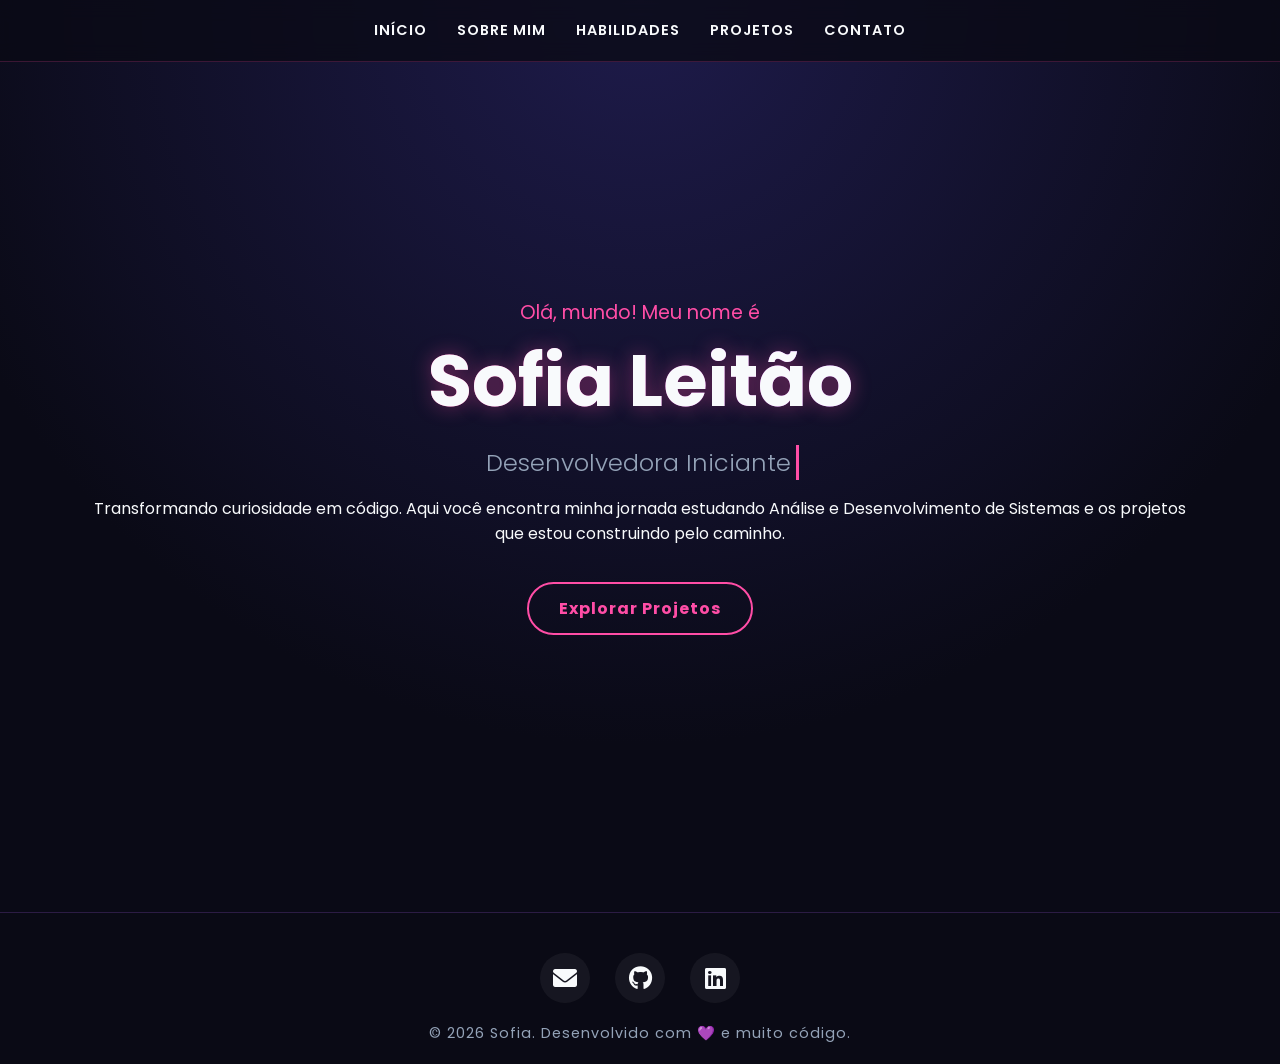
<file: index.html>
<!DOCTYPE html>
<html lang="pt_BR">
    <head>
        <meta charset="UTF-8">
        <meta name="viewport" content="width=device-width, initial-scale=1.0">
        <title>Sofia | Portfólio</title>
        <link rel="stylesheet" href="style.css">
        <link rel="stylesheet" href="https://cdnjs.cloudflare.com/ajax/libs/font-awesome/6.0.0/css/all.min.css">

    </head>
        <body>
            <nav>
                <a href="index.html">Início</a>
                <a href="sobre.html">Sobre mim</a>
                <a href="habilidades.html">Habilidades</a>
                <a href="projetos.html">Projetos</a>
                <a href="contato.html">Contato</a>
            </nav>

            <section id="inicio" class="hero">
                <h3 class="saudacao">Olá, mundo! Meu nome é</h3>
                <h1 class="nome-destaque">Sofia Leitão</h1>
                <h2 class="cargo digitando">Desenvolvedora Iniciante</h2>
                <p class="resumo">
                    Transformando curiosidade em código. Aqui você encontra minha jornada estudando Análise e Desenvolvimento de Sistemas e os projetos que estou construindo pelo caminho.
                </p>
                <div class="botoes" style="margin-top: 20px;">
                    <a href="projetos.html" class="btn-neon">Explorar Projetos</a>
                </div>
            </section>
                <footer>
                    <div class="footer-content">
                        <div class="social-links">
                            <a href="mailto:s.leitaoazevedo@gmail.com" target="_blank" title="Enviar E-mail">
                                <i class="fas fa-envelope"></i>
                            </a>
                            <a href="https://github.com/sofia-azeved0" target="_blank" title="Meu GitHub">
                                <i class="fab fa-github"></i>
                            </a>
                            <a href="https://www.linkedin.com/in/sofialeitaodeazevedo/" target="_blank" title="Meu LinkedIn">
                                <i class="fab fa-linkedin"></i>
                            </a>
                        </div>
                        <p>&copy; 2026 Sofia. Desenvolvido com 💜 e muito código.</p>
                    </div>
                </footer>
        </body>
    </head>
</html>
</file>
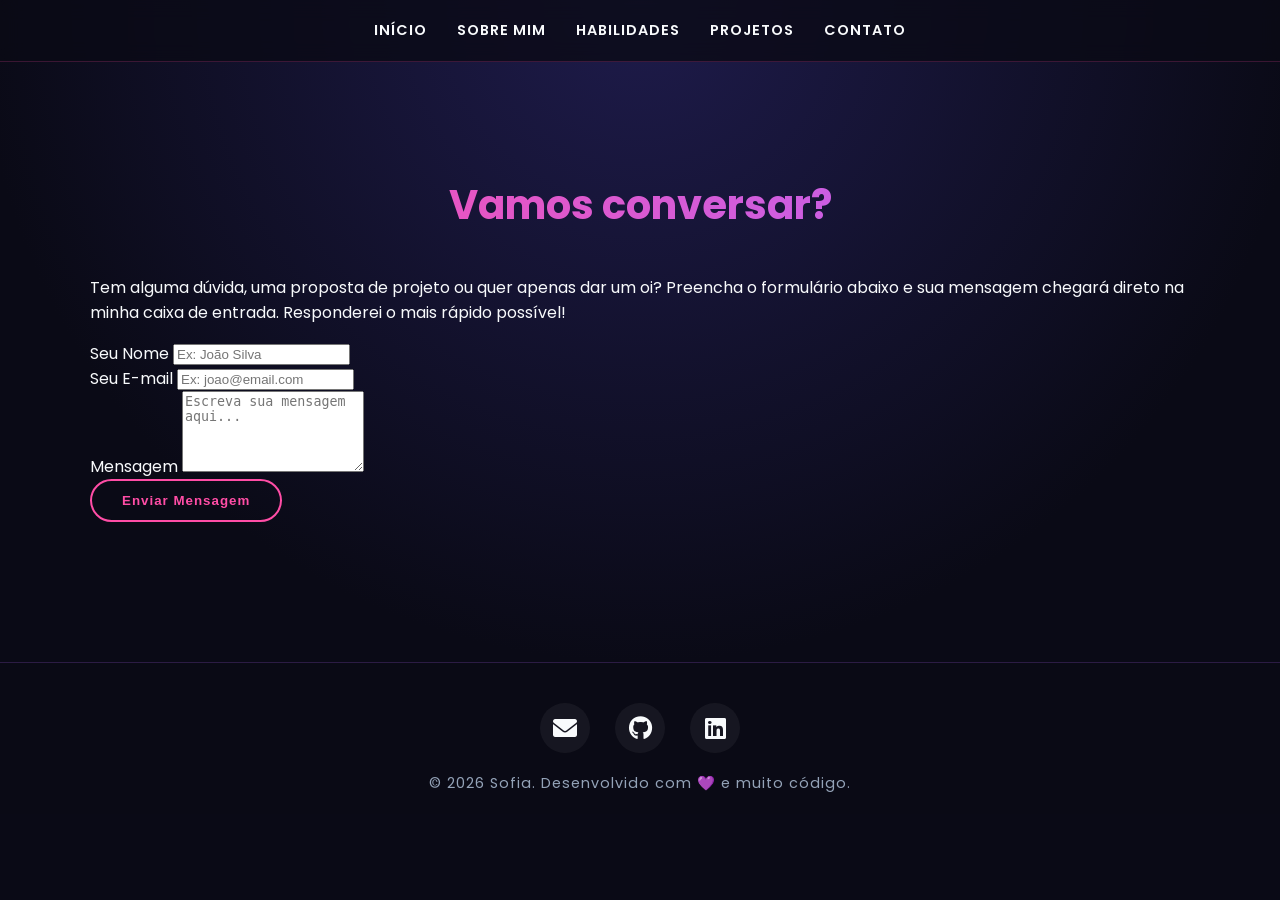
<file: contato.html>
<!DOCTYPE html>
<html lang="pt_BR">
    <head>
        <meta charset="UTF-8">
        <meta name="viewport" content="width=device-width, initial-scale=1.0">
        <title>Sofia | Contato</title>
        <link rel="stylesheet" href="style.css">
        <link rel="stylesheet" href="https://cdnjs.cloudflare.com/ajax/libs/font-awesome/6.0.0/css/all.min.css">
    </head>
    <body>
        <nav>
            <a href="index.html">Início</a>
            <a href="sobre.html">Sobre mim</a>
            <a href="habilidades.html">Habilidades</a>
            <a href="projetos.html">Projetos</a>
            <a href="contato.html">Contato</a>
        </nav>
        <section class="pagina-contato">
            <h1>Vamos conversar?</h1>
            <p class="subtitulo-contato">
                Tem alguma dúvida, uma proposta de projeto ou quer apenas dar um oi? Preencha o formulário abaixo e sua mensagem chegará direto na minha caixa de entrada. Responderei o mais rápido possível!
            </p>
            <form action="https://portifolio-sofia.onrender.com/enviar" method="POST" class="form-centralizado">
                <div class="input-group">
                    <label for="nome">Seu Nome</label>
                    <input type="text" id="nome" name="nome" placeholder="Ex: João Silva" required>
                </div>
                <div class="input-group">
                    <label for="email">Seu E-mail</label>
                    <input type="email" id="email" name="email" placeholder="Ex: joao@email.com" required>
                </div>
                <div class="input-group">
                    <label for="mensagem">Mensagem</label>
                    <textarea id="mensagem" name="mensagem" rows="5" placeholder="Escreva sua mensagem aqui..." required></textarea>
                </div>
                <button type="submit" class="btn-neon">Enviar Mensagem</button>
            </form>
        </section>
        <footer>
            <div class="footer-content">
                <div class="social-links">
                    <a href="mailto:s.leitaoazevedo@gmail.com" target="_blank" title="Enviar E-mail">
                        <i class="fas fa-envelope"></i>
                    </a>
                    <a href="https://github.com/sofia-azeved0" target="_blank" title="Meu GitHub">
                        <i class="fab fa-github"></i>
                    </a>
                    <a href="https://www.linkedin.com/in/sofialeitaodeazevedo/" target="_blank" title="Meu LinkedIn">
                        <i class="fab fa-linkedin"></i>
                    </a>
                </div>
                <p>&copy; 2026 Sofia. Desenvolvido com 💜 e muito código.</p>
            </div>
        </footer>
            <script>
                window.addEventListener('pageshow', function() {
                document.querySelector('.form-centralizado').reset();
                });
            </script>
    </body>
</html>
</file>
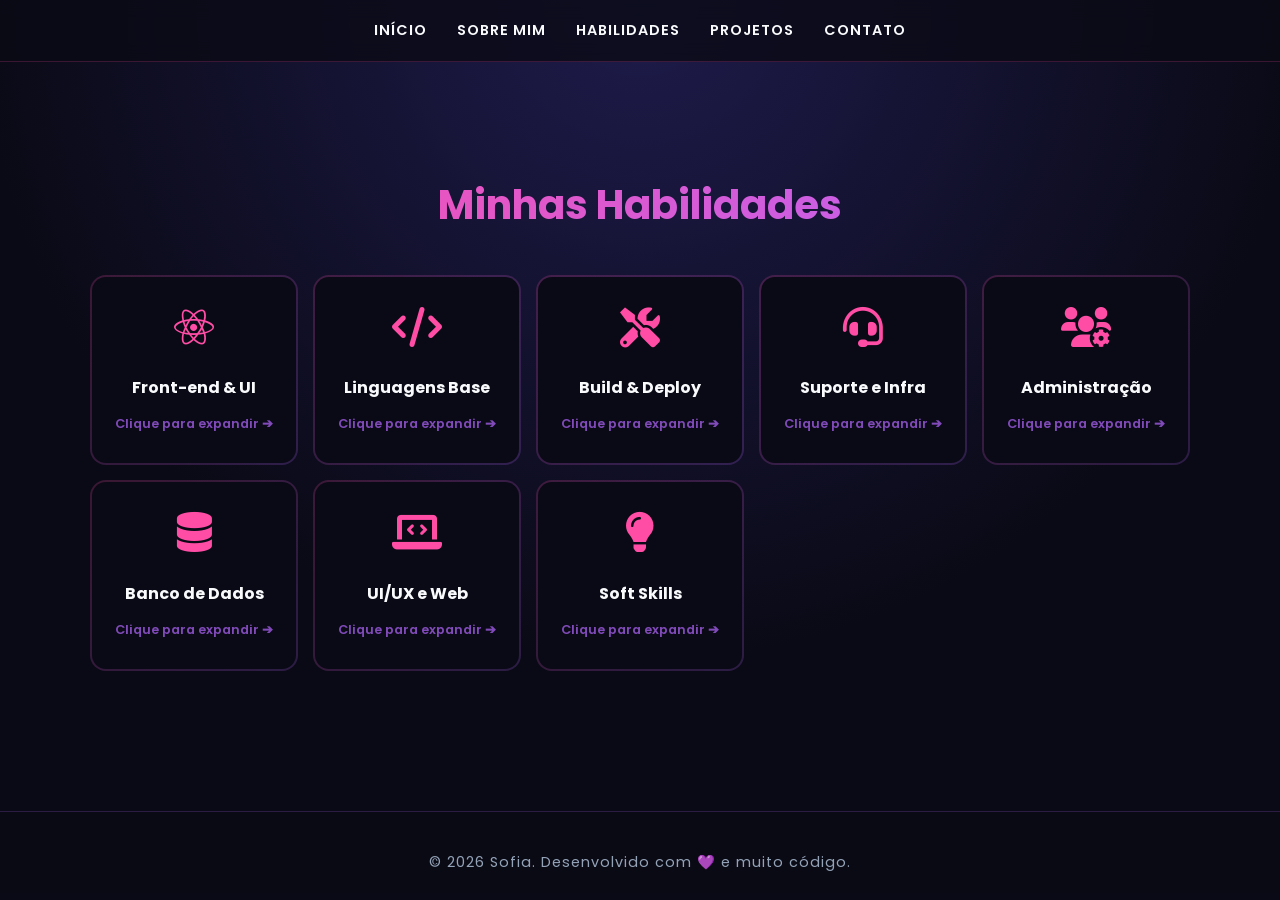
<file: habilidades.html>
<!DOCTYPE html>
<html lang="pt-BR">
<head>
    <meta charset="UTF-8">
    <meta name="viewport" content="width=device-width, initial-scale=1.0">
    <title>Habilidades | Sofia</title>
    <link rel="stylesheet" href="style.css">
    <link rel="stylesheet" href="https://cdnjs.cloudflare.com/ajax/libs/font-awesome/6.0.0/css/all.min.css">
</head>
<body>
    <nav>
        <a href="index.html">Início</a>
        <a href="sobre.html">Sobre mim</a>
        <a href="habilidades.html">Habilidades</a>
        <a href="projetos.html">Projetos</a>
        <a href="contato.html">Contato</a>
    </nav>

    <section class="habilidades">
        <h1>Minhas Habilidades</h1>

        <div id="menu-cards" class="cards-menu">
            
            <div class="card-wrapper card-clicavel" onclick="mostrarDetalhes('front')">
                <div class="card">
                    <i class="fab fa-react icone-grande"></i>
                    <h2>Front-end & UI</h2>
                    <span class="dica-clique">Clique para expandir ➔</span>
                </div>
            </div>

            <div class="card-wrapper card-clicavel" onclick="mostrarDetalhes('linguagens')">
                <div class="card">
                    <i class="fas fa-code icone-grande"></i>
                    <h2>Linguagens Base</h2>
                    <span class="dica-clique">Clique para expandir ➔</span>
                </div>
            </div>

            <div class="card-wrapper card-clicavel" onclick="mostrarDetalhes('ferramentas')">
                <div class="card">
                    <i class="fas fa-tools icone-grande"></i>
                    <h2>Build & Deploy</h2>
                    <span class="dica-clique">Clique para expandir ➔</span>
                </div>
            </div>

            <div class="card-wrapper card-clicavel" onclick="mostrarDetalhes('infra')">
                <div class="card">
                    <i class="fas fa-headset icone-grande"></i>
                    <h2>Suporte e Infra</h2>
                    <span class="dica-clique">Clique para expandir ➔</span>
                </div>
            </div>

            <div class="card-wrapper card-clicavel" onclick="mostrarDetalhes('admin')">
                <div class="card">
                    <i class="fas fa-users-cog icone-grande"></i>
                    <h2>Administração</h2>
                    <span class="dica-clique">Clique para expandir ➔</span>
                </div>
            </div>

            <div class="card-wrapper card-clicavel" onclick="mostrarDetalhes('bd')">
                <div class="card">
                    <i class="fas fa-database icone-grande"></i>
                    <h2>Banco de Dados</h2>
                    <span class="dica-clique">Clique para expandir ➔</span>
                </div>
            </div>

            <div class="card-wrapper card-clicavel" onclick="mostrarDetalhes('uiux')">
                <div class="card">
                    <i class="fas fa-laptop-code icone-grande"></i>
                    <h2>UI/UX e Web</h2>
                    <span class="dica-clique">Clique para expandir ➔</span>
                </div>
            </div>

            <div class="card-wrapper card-clicavel" onclick="mostrarDetalhes('soft')">
                <div class="card">
                    <i class="fas fa-lightbulb icone-grande"></i>
                    <h2>Soft Skills</h2>
                    <span class="dica-clique">Clique para expandir ➔</span>
                </div>
            </div>

        </div>

        <div id="area-detalhes" class="oculto">
            
            <button class="btn-voltar" onclick="voltarMenu()">
                <i class="fas fa-arrow-left"></i> Voltar para Habilidades
            </button>

            <div id="detalhe-front" class="card-detalhe oculto">
                <div class="card-wrapper">
                    <div class="card">
                        <h2>Ecossistema Front-end & UI</h2>
                        <ul>
                            <li><strong>React & Vite:</strong> Construção de interfaces dinâmicas, componentização e uso de ferramentas de build de alta velocidade.</li><br>
                            <li><strong>Tailwind CSS & Shadcn/UI:</strong> Estilização moderna baseada em classes utilitárias e componentes prontos.</li><br>
                            <li><strong>React Router Dom:</strong> Gerenciamento de rotas dinâmicas, permitindo navegação sem recarregar o navegador.</li><br>
                            <li><strong>Bibliotecas de Interface:</strong> Experiência com Lucide React (ícones vetoriais) e Sonner (notificações em tela).</li>
                        </ul>
                    </div>
                </div>
            </div>

            <div id="detalhe-linguagens" class="card-detalhe oculto">
                <div class="card-wrapper">
                    <div class="card">
                        <h2>Linguagens de Programação e Marcação</h2>
                        <ul>
                            <li><strong>Python:</strong> Fundamentos sólidos em lógica de programação. Capacidade de criar scripts básicos para automação e desenvolver servidores backend simples (como a API de e-mail deste portfólio).</li><br>
                            <li><strong>TypeScript (TSX):</strong> Experiência prática inicial na estruturação de interfaces com React, utilizando tipagem básica para entender como prevenir bugs e organizar melhor o código.</li><br>
                            <li><strong>HTML5 & CSS3:</strong> Compreensão prática de marcação estruturada e estilização visual. Capaz de construir layouts responsivos e aplicar designs modernos do zero.</li><br>
                            <li><strong>JSON:</strong> Familiaridade com o formato para leitura de dados e configurações básicas de ambiente de projetos (como em arquivos package.json e vercel.json).</li>
                        </ul>
                    </div>
                </div>
            </div>

            <div id="detalhe-ferramentas" class="card-detalhe oculto">
                <div class="card-wrapper">
                    <div class="card">
                        <h2>Ambiente, Build & Deploy</h2>
                        <ul>
                            <li><strong>Node.js:</strong> Experiência no uso do ambiente de execução e gerenciamento de pacotes (npm) para instalar e rodar bibliotecas.</li><br>
                            <li><strong>Vercel CLI:</strong> Experiência prática em deploy de aplicações na nuvem e configuração de rotas via linha de comando.</li><br>
                            <li><strong>Git e GitHub:</strong> Controle de versão para salvar projetos e organizar repositórios de código.</li>
                        </ul>
                    </div>
                </div>
            </div>

            <div id="detalhe-infra" class="card-detalhe oculto">
                <div class="card-wrapper">
                    <div class="card">
                        <h2>Suporte e Infraestrutura</h2>
                        <ul>
                            <li><strong>Manutenção de Computadores:</strong> Experiência prática em montagem, diagnóstico e manutenção preventiva de hardware (limpeza, troca de pasta térmica, fontes e memórias). Formatação e configuração de sistemas Windows 10 e distribuições Linux (Xubuntu).</li><br>
                            <li><strong>Suporte Técnico (N1/N2):</strong> Resolução de incidentes de TI, auxiliando usuários na instalação de impressoras em rede, configuração de certificados digitais, problemas em navegadores e instalação de softwares.</li><br>
                            <li><strong>Gestão de Chamados:</strong> Utilização do sistema GLPI para administrar a abertura, acompanhamento e fechamento de chamados técnicos.</li>
                        </ul>
                    </div>
                </div>
            </div>

            <div id="detalhe-admin" class="card-detalhe oculto">
                <div class="card-wrapper">
                    <div class="card">
                        <h2>Administração de Sistemas</h2>
                        <ul>
                            <li><strong>Microsoft 365 Admin Center:</strong> Gerenciamento de ambiente corporativo, criação de usuários, atribuição de licenças, configuração de caixas de correio compartilhadas e criação de listas de distribuição.</li><br>
                            <li><strong>Active Directory:</strong> Administração de identidades e acessos. Criação de novos usuários baseados em perfis espelhos (políticas de grupos) e desativação segura de contas inativas.</li>
                        </ul>
                    </div>
                </div>
            </div>

            <div id="detalhe-bd" class="card-detalhe oculto">
                <div class="card-wrapper">
                    <div class="card">
                        <h2>Banco de Dados</h2>
                        <ul>
                            <li><strong>Modelagem e Estruturação (MySQL):</strong> Conhecimento prático na criação de bancos de dados relacionais para projetos acadêmicos e ferramentas internas. Experiência na elaboração de Minimundo, Modelagem Entidade-Relacionamento (MER) e Modelagem Relacional (MR).</li><br>
                            <li><strong>Desenvolvimento SQL:</strong> Capacidade de criar scripts DDL para estruturação de tabelas e DML para inserção e manipulação de dados. Conhecimento aplicado na extração de informações utilizando <code>JOINs</code>, <code>Subselects</code> e <code>Views</code>.</li><br>
                            <li><strong>Regras de Negócio:</strong> Compreensão e aplicação inicial de <code>Procedures</code>, <code>Functions</code> e <code>Triggers</code> para automatizar rotinas e manter a integridade dos dados.</li>
                        </ul>
                    </div>
                </div>
            </div>

            <div id="detalhe-uiux" class="card-detalhe oculto">
                <div class="card-wrapper">
                    <div class="card">
                        <h2>UI/UX e Comunicação</h2>
                        <ul>
                            <li><strong>Prototipação (Figma):</strong> Criação de interfaces de usuário (UI) e protótipos navegáveis para estruturar a experiência do usuário (UX) antes do desenvolvimento do código.</li><br>
                            <li><strong>Marketing Digital Corporativo:</strong> Criação de materiais gráficos e identidade visual utilizando Canva para redes sociais. Utilização de Inteligência Artificial (Prompt Engineering) para auxiliar no copywriting.</li>
                        </ul>
                    </div>
                </div>
            </div>

            <div id="detalhe-soft" class="card-detalhe oculto">
                <div class="card-wrapper">
                    <div class="card">
                        <h2>Competências Profissionais</h2>
                        <ul>
                            <li><strong>Oratória e Apresentação Executiva:</strong> Responsável oficial por conduzir os pitches e defesas de todos os projetos acadêmicos e integradores (Viva+, MedCiclo, Sprig, Portal SENAC). Excelente capacidade de traduzir o lado técnico do código em valor de negócio para bancas avaliadoras e clientes.</li><br>
                            <li><strong>Liderança e Trabalho em Equipe:</strong> Experiência na liderança e engajamento de equipes (ex: gestão de um squad de 10 pessoas na Residência Tecnológica do Porto Digital), promovendo a colaboração mútua.</li><br>
                            <li><strong>Resolução de Problemas:</strong> Capacidade de analisar cenários complexos e propor soluções eficientes para incidentes e otimização de processos, aliando visão de desenvolvimento e infraestrutura.</li>
                        </ul>
                    </div>
                </div>
            </div>

        </div>
    </section>

    <footer>
        <div class="footer-content">
            <p>&copy; 2026 Sofia. Desenvolvido com 💜 e muito código.</p>
        </div>
    </footer>

    <script>
        function mostrarDetalhes(idCategoria) {
            document.getElementById('menu-cards').classList.add('oculto');
            document.getElementById('area-detalhes').classList.remove('oculto');
            
            let todosDetalhes = document.querySelectorAll('.card-detalhe');
            todosDetalhes.forEach(detalhe => detalhe.classList.add('oculto'));
            
            document.getElementById('detalhe-' + idCategoria).classList.remove('oculto');
        }

        function voltarMenu() {
            document.getElementById('area-detalhes').classList.add('oculto');
            document.getElementById('menu-cards').classList.remove('oculto');
        }
    </script>
</body>
</html>
</file>
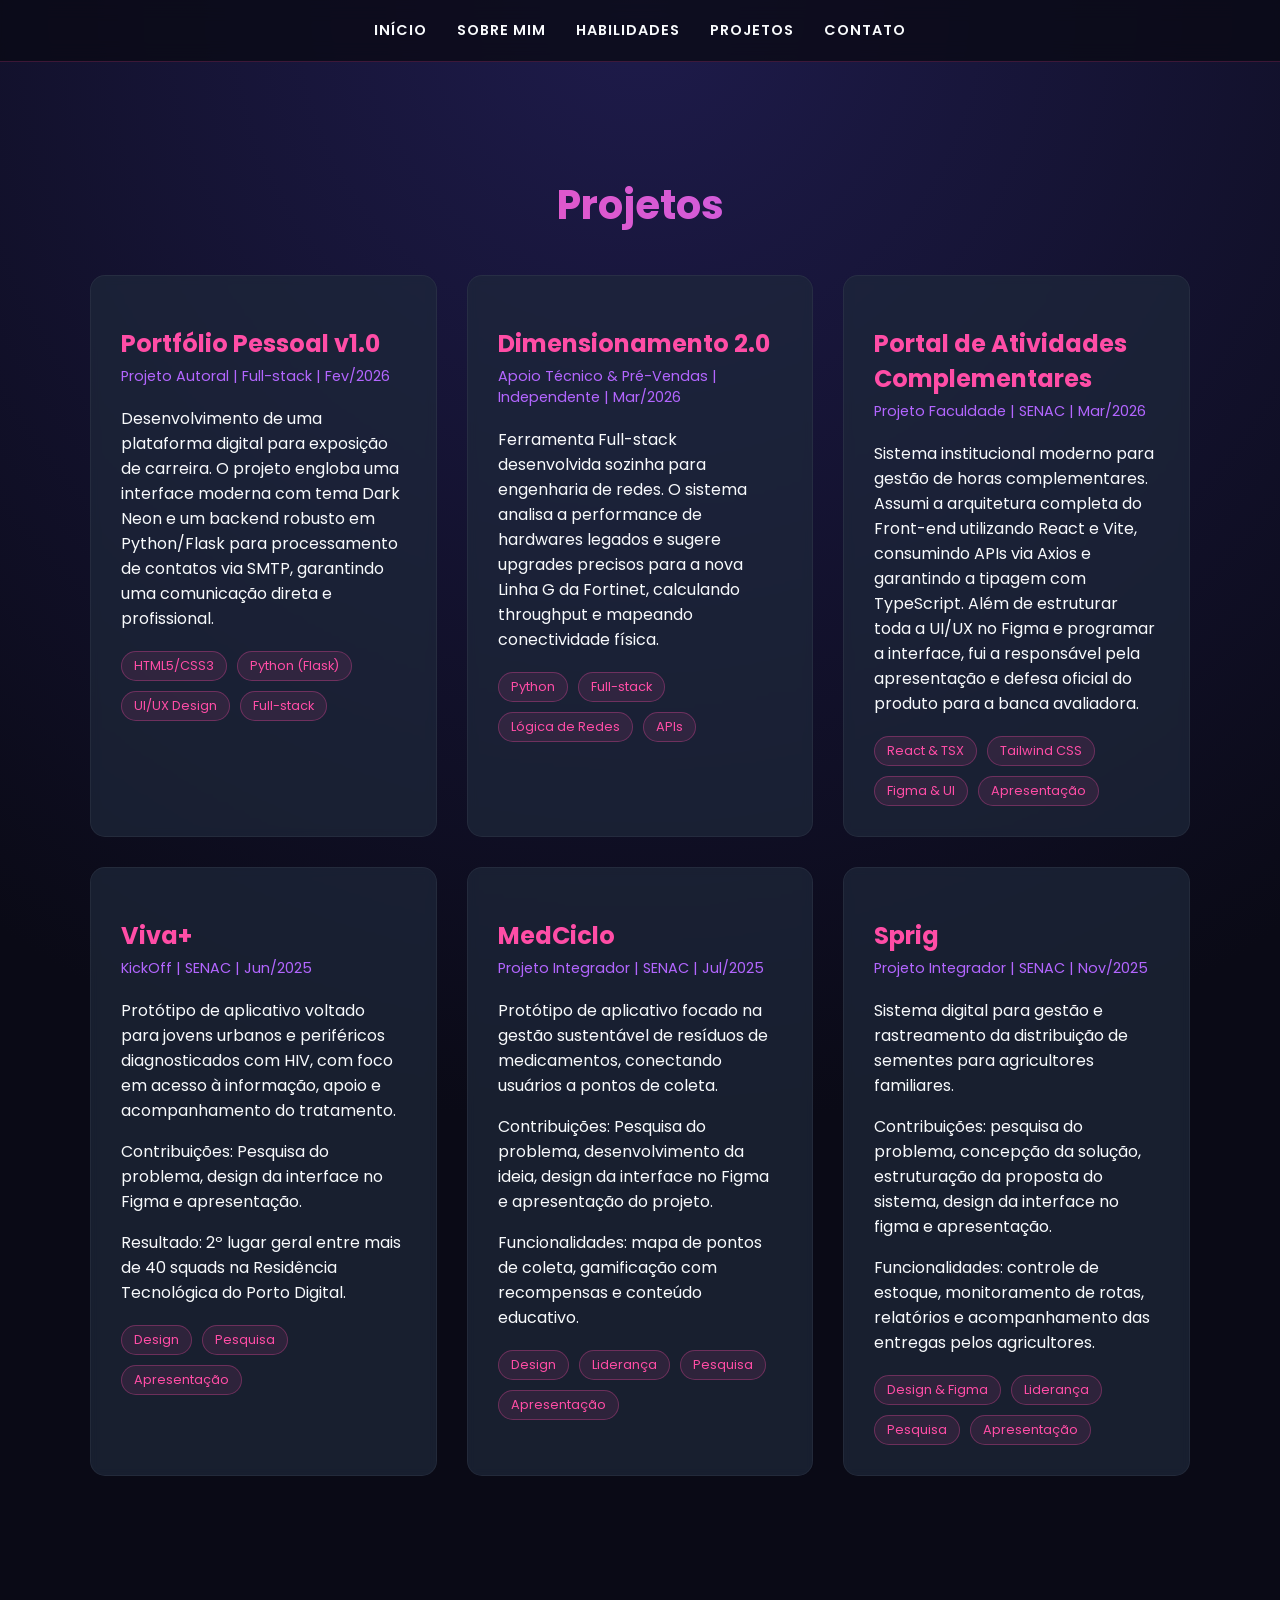
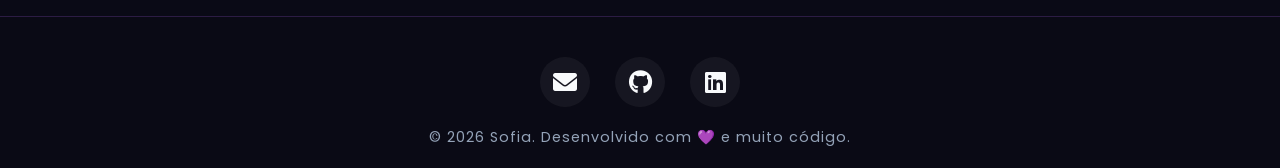
<file: projetos.html>
<!DOCTYPE html>
<html lang="pt-BR">
    <head>
        <meta charset="UTF-8">
        <meta name="viewport" content="width=device-width, initial-scale=1.0">
        <title>Projetos</title>
        <link rel="stylesheet" href="style.css">
        <link rel="stylesheet" href="https://cdnjs.cloudflare.com/ajax/libs/font-awesome/6.0.0/css/all.min.css">
    </head>

    <body>
        <nav>
            <a href="index.html">Início</a>
            <a href="sobre.html">Sobre mim</a>
            <a href="habilidades.html">Habilidades</a>
            <a href="projetos.html">Projetos</a>
            <a href="contato.html">Contato</a>
        </nav>

        <section class="projetos">
            <h1>Projetos</h1>
            <div class="projetos-grid">

                <div class="projeto-card">
                    <h2>Portfólio Pessoal v1.0</h2>
                    <h4>Projeto Autoral | Full-stack | Fev/2026</h4>
                    <p>
                        Desenvolvimento de uma plataforma digital para exposição de carreira. O projeto engloba uma interface moderna com tema Dark Neon e um backend robusto em Python/Flask para processamento de contatos via SMTP, garantindo uma comunicação direta e profissional.
                    </p>
                    <div class="tags">
                        <span class="tag">HTML5/CSS3</span>
                        <span class="tag">Python (Flask)</span>
                        <span class="tag">UI/UX Design</span>
                        <span class="tag">Full-stack</span>
                    </div>
                </div>

                <div class="projeto-card">
                    <h2>Dimensionamento 2.0</h2>
                    <h4>Apoio Técnico & Pré-Vendas | Independente | Mar/2026</h4>
                    <p>
                        Ferramenta Full-stack desenvolvida sozinha para engenharia de redes. O sistema analisa a performance de hardwares legados e sugere upgrades precisos para a nova Linha G da Fortinet, calculando throughput e mapeando conectividade física.
                    </p>
                    <div class="tags">
                        <span class="tag">Python</span>
                        <span class="tag">Full-stack</span>
                        <span class="tag">Lógica de Redes</span>
                        <span class="tag">APIs</span>
                    </div>
                </div>

                <div class="projeto-card">
                    <h2>Portal de Atividades Complementares</h2>
                    <h4>Projeto Faculdade | SENAC | Mar/2026</h4>
                    <p>
                        Sistema institucional moderno para gestão de horas complementares. Assumi a arquitetura completa do Front-end utilizando React e Vite, consumindo APIs via Axios e garantindo a tipagem com TypeScript. Além de estruturar toda a UI/UX no Figma e programar a interface, fui a responsável pela apresentação e defesa oficial do produto para a banca avaliadora.
                    </p>
                    <div class="tags">
                        <span class="tag">React & TSX</span>
                        <span class="tag">Tailwind CSS</span>
                        <span class="tag">Figma & UI</span>
                        <span class="tag">Apresentação</span>
                    </div>
                </div>

                <div class="projeto-card">
                    <h2>Viva+</h2>
                    <h4>KickOff | SENAC | Jun/2025</h4>
                    <p>
                    Protótipo de aplicativo voltado para jovens urbanos e periféricos diagnosticados com HIV,
                    com foco em acesso à informação, apoio e acompanhamento do tratamento.
                    </p>
                    <p>
                    Contribuições: Pesquisa do problema,
                    design da interface no Figma e apresentação.
                    </p>
                    <p class="resultado">
                    Resultado: 2º lugar geral entre mais de 40 squads na Residência Tecnológica do Porto Digital.
                    </p>
                    <div class="tags">
                        <span class="tag">Design</span>
                        <span class="tag">Pesquisa</span>
                        <span class="tag">Apresentação</span>
                    </div>
                </div>

                <div class="projeto-card">
                    <h2>MedCiclo</h2>
                    <h4>Projeto Integrador | SENAC | Jul/2025</h4>
                    <p>
                    Protótipo de aplicativo focado na gestão sustentável de resíduos de medicamentos,
                    conectando usuários a pontos de coleta.
                    </p>
                    <p>
                    Contribuições: Pesquisa do problema, desenvolvimento da ideia,
                    design da interface no Figma e apresentação do projeto.
                    </p>
                    <p>
                    Funcionalidades: mapa de pontos de coleta, gamificação com recompensas
                    e conteúdo educativo.
                    </p>
                    <div class="tags">
                        <span class="tag">Design</span>
                        <span class="tag">Liderança</span>
                        <span class="tag">Pesquisa</span>
                        <span class="tag">Apresentação</span>
                    </div>
                </div>

                <div class="projeto-card">
                    <h2>Sprig</h2>
                    <h4>Projeto Integrador | SENAC | Nov/2025</h4>
                    <p>
                    Sistema digital para gestão e rastreamento da distribuição de sementes
                    para agricultores familiares.
                    </p>
                    <p>
                    Contribuições: pesquisa do problema, concepção da solução, estruturação da proposta do sistema, 
                    design da interface no figma e apresentação.
                    </p>
                    <p>
                    Funcionalidades: controle de estoque, monitoramento de rotas,
                    relatórios e acompanhamento das entregas pelos agricultores.
                    </p>
                    <div class="tags">
                        <span class="tag"> Design & Figma </span>
                        <span class="tag">Liderança</span>
                        <span class="tag">Pesquisa</span>
                        <span class="tag">Apresentação</span>
                    </div>
                </div>

            </div>
        </section>
        <footer>
            <div class="footer-content">
                <div class="social-links">
                    <a href="mailto:s.leitaoazevedo@gmail.com" target="_blank" title="Enviar E-mail">
                        <i class="fas fa-envelope"></i>
                    </a>
                    <a href="https://github.com/sofia-azeved0" target="_blank" title="Meu GitHub">
                        <i class="fab fa-github"></i>
                    </a>
                    <a href="https://www.linkedin.com/in/sofialeitaodeazevedo/" target="_blank" title="Meu LinkedIn">
                        <i class="fab fa-linkedin"></i>
                    </a>
                </div>
                <p>&copy; 2026 Sofia. Desenvolvido com 💜 e muito código.</p>
            </div>
        </footer>
    </body>
</html>
</file>
<file: style.css>
@import url('https://fonts.googleapis.com/css2?family=Poppins:wght@300;400;600;700&display=swap');

:root {
    --bg-dark: #0a0a16;
    --bg-card: rgba(30, 41, 59, 0.7);
    --text-light: #f8fafc;
    --text-muted: #94a3b8;
    --neon-pink: #ff4da6; 
    --neon-purple: #b366ff; 
    --footer-bg: rgba(10, 10, 22, 0.9);
}

body {
    margin: 0;
    font-family: 'Poppins', sans-serif;
    background-color: var(--bg-dark);
    background-image: radial-gradient(circle at 50% 0%, #1e1b4b 0%, var(--bg-dark) 60%);
    color: var(--text-light);
    min-height: 100vh;
}

nav {
    background: rgba(10, 10, 22, 0.8);
    backdrop-filter: blur(10px);
    padding: 20px 40px;
    display: flex;
    gap: 30px;
    align-items: center;
    justify-content: center;
    position: sticky;
    top: 0;
    z-index: 100;
    border-bottom: 1px solid rgba(255, 77, 166, 0.2);
}

nav a {
    color: var(--text-light);
    text-decoration: none;
    font-weight: 600;
    text-transform: uppercase;
    letter-spacing: 1px;
    font-size: 0.9rem;
    transition: 0.3s;
    position: relative;
}

nav a:hover {
    color: var(--neon-pink);
    text-shadow: 0 0 10px rgba(255, 77, 166, 0.5);
}

nav a::after {
    content: '';
    position: absolute;
    width: 0;
    height: 2px;
    bottom: -5px;
    left: 0;
    background-color: var(--neon-pink);
    transition: width 0.3s ease;
}

nav a:hover::after {
    width: 100%;
}

section {
    max-width: 1100px;
    margin: auto;
    padding: 80px 40px;
    animation: fadeIn 1s ease-in-out;
}

@keyframes fadeIn {
    from { opacity: 0; transform: translateY(20px); }
    to { opacity: 1; transform: translateY(0); }
}

h1 {
    font-size: 2.5rem;
    background: linear-gradient(to right, var(--neon-pink), var(--neon-purple));
    -webkit-background-clip: text;
    color: transparent;
    text-align: center;
    margin-bottom: 40px;
}

.hero {
    text-align: center;
    display: flex;
    flex-direction: column;
    align-items: center;
    justify-content: center;
    min-height: 70vh;
}

.saudacao {
    color: var(--neon-pink);
    font-weight: 400;
    font-size: 1.2rem;
    margin-bottom: -10px;
}

.nome-destaque {
    font-size: 4.5rem;
    margin: 10px 0;
    color: var(--text-light);
    text-shadow: 0 0 20px rgba(255, 77, 166, 0.4);
}

.cargo {
    color: var(--text-muted);
    font-weight: 300;
    font-size: 1.5rem;
    margin-bottom: 30px;
}

.btn-neon {
    display: inline-block;
    padding: 12px 30px;
    background: transparent;
    color: var(--neon-pink);
    border: 2px solid var(--neon-pink);
    border-radius: 30px;
    text-decoration: none;
    font-weight: bold;
    letter-spacing: 1px;
    transition: 0.4s;
}

.btn-neon:hover {
    background: var(--neon-pink);
    color: white;
    box-shadow: 0 0 20px rgba(255, 77, 166, 0.5);
    transform: translateY(-3px);
}

.sobre-linha {
    display: flex;
    align-items: center;
    gap: 50px;
}

.texto {
    flex: 1;
    line-height: 1.8;
    color: var(--text-muted);
}

.texto p {
    margin-bottom: 20px;
}

.foto-container {
    position: relative;
}

.foto {
    width: 280px;
    border-radius: 20px;
    position: relative;
    z-index: 2;
    transition: 0.4s;
    filter: grayscale(20%);
}

.foto:hover {
    transform: scale(1.02);
    filter: grayscale(0%);
}

.foto-container::before {
    content: '';
    position: absolute;
    top: -10px; left: -10px; right: -10px; bottom: -10px;
    background: linear-gradient(45deg, var(--neon-pink), var(--neon-purple));
    z-index: 1;
    border-radius: 25px;
    opacity: 0.6;
    filter: blur(20px);
    transition: 0.4s;
}

.cards {
    display: flex;
    gap: 30px;
    flex-wrap: wrap;
    justify-content: center;
}

.card-wrapper {
    position: relative;
    border-radius: 16px;
    padding: 2px;
    background: linear-gradient(135deg, rgba(255,77,166,0.2), rgba(179,102,255,0.2));
    transition: 0.4s;
    display: flex;
}

.card-wrapper:hover {
    background: linear-gradient(135deg, var(--neon-pink), var(--neon-purple));
    transform: translateY(-10px);
    box-shadow: 0 0 20px rgba(255, 77, 166, 0.5);
}

.card {
    background: var(--bg-dark);
    padding: 30px;
    border-radius: 14px;
    flex: 1;
    min-width: 280px;
    position: relative;
    z-index: 1;
    color: var(--text-muted);
    width: 100%;
    box-sizing: border-box;
}

.card h2 {
    color: var(--text-light);
    font-size: 1.3rem;
    border-bottom: 1px solid rgba(255, 255, 255, 0.1);
    padding-bottom: 10px;
}

.card ul {
    padding-left: 20px;
    line-height: 2;
}

.card li::marker {
    color: var(--neon-pink);
}

.cards-menu {
    display: grid;
    grid-template-columns: repeat(5, 1fr);
    gap: 15px;
    width: 100%;
}

.cards-menu .card-wrapper {
    min-width: 0;
}

.cards-menu .card {
    min-width: 0;
    padding: 30px 15px;
    height: 100%;
    display: flex;
    flex-direction: column;
    align-items: center;
    justify-content: center;
}

.card-clicavel {
    cursor: pointer;
}

.cards-menu .card-clicavel h2 {
    font-size: 1rem;
    text-align: center;
    border-bottom: none;
    margin-bottom: 0;
    padding-bottom: 0;
    word-break: break-word;
}

.icone-grande {
    font-size: 2.5rem;
    color: var(--neon-pink);
    margin-bottom: 15px;
    transition: 0.3s;
}

.card-clicavel:hover .icone-grande {
    color: var(--neon-purple);
    transform: scale(1.1);
}

.dica-clique {
    display: block;
    margin-top: 15px;
    font-size: 0.8rem;
    color: var(--neon-purple);
    opacity: 0.7;
    font-weight: 600;
}

.card-clicavel:hover .dica-clique {
    opacity: 1;
}

.btn-voltar {
    background: transparent;
    border: 1px solid var(--neon-pink);
    color: var(--neon-pink);
    padding: 10px 20px;
    border-radius: 30px;
    font-size: 1rem;
    cursor: pointer;
    margin-bottom: 30px;
    transition: 0.3s;
    font-family: 'Poppins', sans-serif;
    font-weight: 600;
}

.btn-voltar:hover {
    background: var(--neon-pink);
    color: var(--bg-dark);
    box-shadow: 0 0 15px rgba(255, 77, 166, 0.4);
}

.card-detalhe {
    animation: fadeIn 0.5s ease-in-out;
}

.oculto, #menu-cards.oculto {
    display: none !important;
}

.projetos-grid {
    display: grid;
    grid-template-columns: repeat(auto-fit, minmax(300px, 1fr));
    gap: 30px;
}

.projeto-card {
    background: var(--bg-card);
    padding: 30px;
    border-radius: 15px;
    border: 1px solid rgba(255, 255, 255, 0.05);
    transition: 0.4s;
    backdrop-filter: blur(5px);
}

.projeto-card:hover {
    border-color: var(--neon-purple);
    box-shadow: 0 10px 30px rgba(179, 102, 255, 0.2);
    transform: translateY(-10px);
}

.projeto-card h2 {
    color: var(--neon-pink);
    margin-bottom: 5px;
    border-bottom: none;
}

.projeto-card h4 {
    color: var(--neon-purple);
    font-weight: 400;
    font-size: 0.9rem;
    margin-top: 0;
}

.tags {
    display: flex;
    flex-wrap: wrap;
    gap: 10px;
    margin-top: 20px;
}

.tag {
    background: rgba(255, 77, 166, 0.1);
    color: var(--neon-pink);
    padding: 5px 12px;
    border-radius: 20px;
    font-size: 0.8rem;
    border: 1px solid rgba(255, 77, 166, 0.3);
}

footer {
    background: var(--footer-bg);
    border-top: 1px solid rgba(179, 102, 255, 0.2);
    padding: 40px 20px 20px 20px;
    text-align: center;
    margin-top: 60px;
}

.footer-content {
    display: flex;
    flex-direction: column;
    align-items: center;
    gap: 20px;
}

.social-links {
    display: flex;
    gap: 25px;
}

.social-links a {
    color: var(--text-light);
    font-size: 1.5rem;
    display: flex;
    align-items: center;
    justify-content: center;
    width: 50px;
    height: 50px;
    border-radius: 50%;
    background: rgba(255, 255, 255, 0.05);
    transition: 0.4s;
    text-decoration: none;
}

.social-links a:hover {
    color: var(--neon-pink);
    background: rgba(255, 77, 166, 0.1);
    box-shadow: 0 0 15px rgba(255, 77, 166, 0.5);
    transform: translateY(-5px);
}

.footer-content p {
    color: var(--text-muted);
    font-size: 0.9rem;
    margin: 0;
    letter-spacing: 1px;
}

.digitando {
    display: inline-block;
    overflow: hidden; 
    white-space: nowrap; 
    border-right: 3px solid var(--neon-pink); 
    margin: 0 auto; 

    animation: 
        typing 3s steps(24, end) forwards,
        blink-caret .75s step-end infinite;
}

@keyframes typing {
    from { width: 0; }
    to { width: 21ch; }
}

@keyframes blink-caret {
    from, to { border-color: transparent; }
    50% { border-color: var(--neon-pink); }
}

@media (max-width: 768px) {
    html, body {
        overflow-x: hidden;
        width: 100%;
        max-width: 100vw;
    }

    nav, .menu, header ul {
        display: flex;
        flex-wrap: nowrap;
        overflow-x: auto;
        justify-content: flex-start;
        gap: 15px;
        padding: 10px 15px;
        -ms-overflow-style: none;
        scrollbar-width: none;
    }

    nav::-webkit-scrollbar, .menu::-webkit-scrollbar, header ul::-webkit-scrollbar {
        display: none;
    }

    nav a, .menu a, header a {
        font-size: 13px;
        padding: 6px 8px;
        white-space: nowrap;
    }

    .cards-menu {
        display: flex;
        flex-direction: column;
        align-items: center;
        gap: 20px;
        width: 100%;
        padding: 0 15px;
    }

    .card-wrapper {
        width: 100%;
        max-width: 350px;
    }

    .card {
        width: 100%;
        margin: 0;
    }

    .sobre-linha {
        display: flex;
        flex-direction: column;
        align-items: center;
        gap: 25px;
        width: 100%;
    }

    .texto {
        width: 100%;
        text-align: center;
        margin: 0;
    }

    .texto p, .sobre p {
        font-size: 16px;
        line-height: 1.6;
        width: 90%;
        margin: 0 auto 15px auto;
        text-align: center;
    }

    .foto-container {
        width: 100%;
        display: flex;
        justify-content: center;
        margin-bottom: 45px;
    }

    .foto {
        width: 80%;
        max-width: 250px;
        height: auto;
        border-radius: 20px;
        border: 2px solid rgba(255, 255, 255, 0.2);
        box-shadow: 0 0 2px 1px #ff007f, 0 0 4px 1px rgba(255, 0, 127, 0.2);
        margin: 0 auto;
    }

.pagina-contato {
    display: flex;
    flex-direction: column;
    align-items: center;
    justify-content: center;
    min-height: 70vh;
    text-align: center;
}

.subtitulo-contato {
    color: var(--text-muted);
    max-width: 600px;
    margin-bottom: 40px;
    line-height: 1.6;
}

.form-centralizado {
    width: 100%;
    max-width: 550px;
    background: var(--bg-card);
    backdrop-filter: blur(10px);
    padding: 40px;
    border-radius: 15px;
    border: 1px solid rgba(255, 77, 166, 0.2);
    box-shadow: 0 10px 30px rgba(0, 0, 0, 0.5);
    display: flex;
    flex-direction: column;
    gap: 20px;
}

.form-centralizado .input-group {
    text-align: left;
}

.form-centralizado input,
.form-centralizado textarea {
    width: 100%;
    box-sizing: border-box;
    background: rgba(10, 10, 22, 0.6);
    border: 1px solid rgba(255, 255, 255, 0.1);
    padding: 15px;
    border-radius: 8px;
    color: var(--text-light);
    font-family: 'Poppins', sans-serif;
    font-size: 1rem;
    transition: 0.3s;
}

.form-centralizado input:focus,
.form-centralizado textarea:focus {
    outline: none;
    border-color: var(--neon-pink);
    box-shadow: 0 0 15px rgba(255, 77, 166, 0.3);
    background: rgba(10, 10, 22, 0.9);
}

.form-centralizado .btn-neon {
    margin-top: 15px;
    width: 100%;
}

footer {
    padding: 30px 15px;
    text-align: center;
    width: 100%;
    background-color: transparent;
    margin-top: 50px;
}

.footer-content {
    display: flex;
    flex-direction: column;
    align-items: center;
}

.social-links {
    display: flex;
    justify-content: center;
    gap: 25px;
    margin-bottom: 20px;
}

.social-links i {
    font-size: 26px;
    color: rgba(255, 255, 255, 0.7);
    transition: color 0.3s ease, text-shadow 0.3s ease;
}

.social-links a:hover i {
    color: #df2381;
    text-shadow: 0 0 10px #df2381, 0 0 20px #df2381;
}

footer p {
    font-size: 14px;
    color: rgba(255, 255, 255, 0.5);
}
</file>
